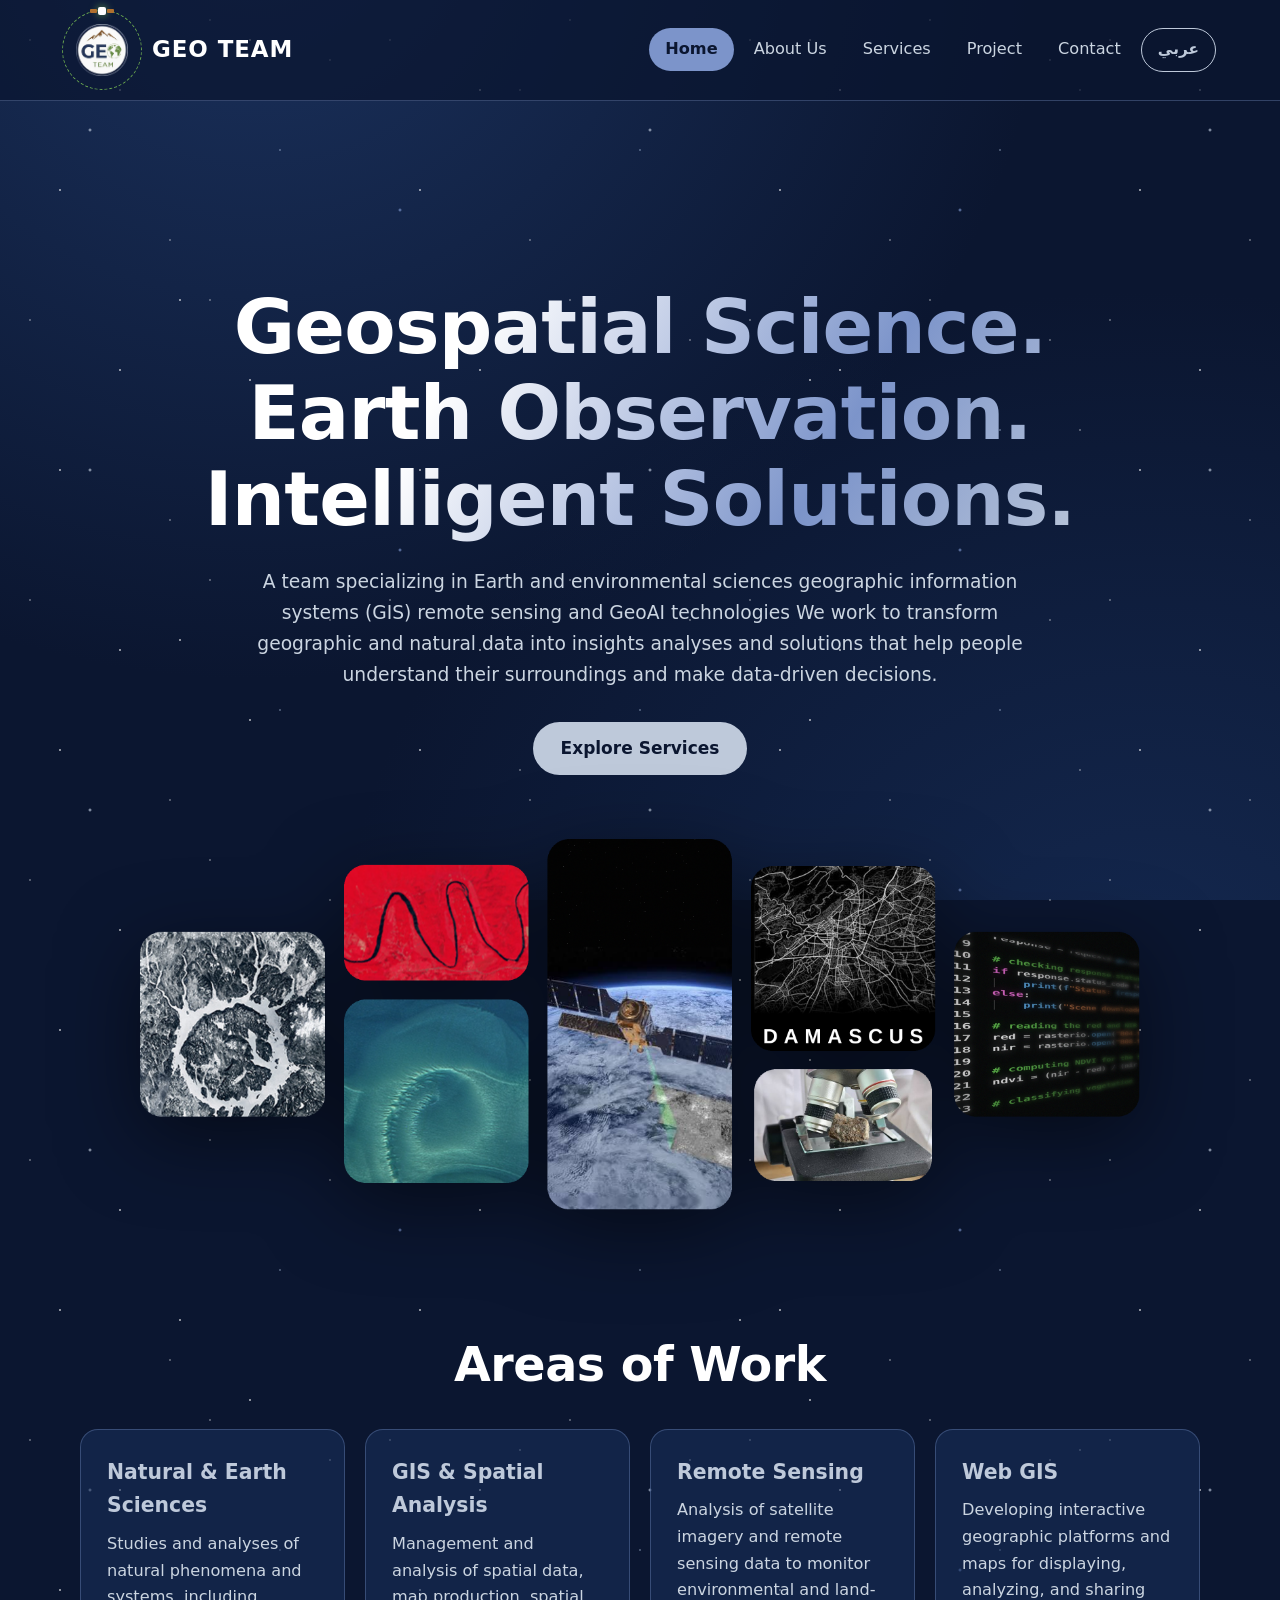
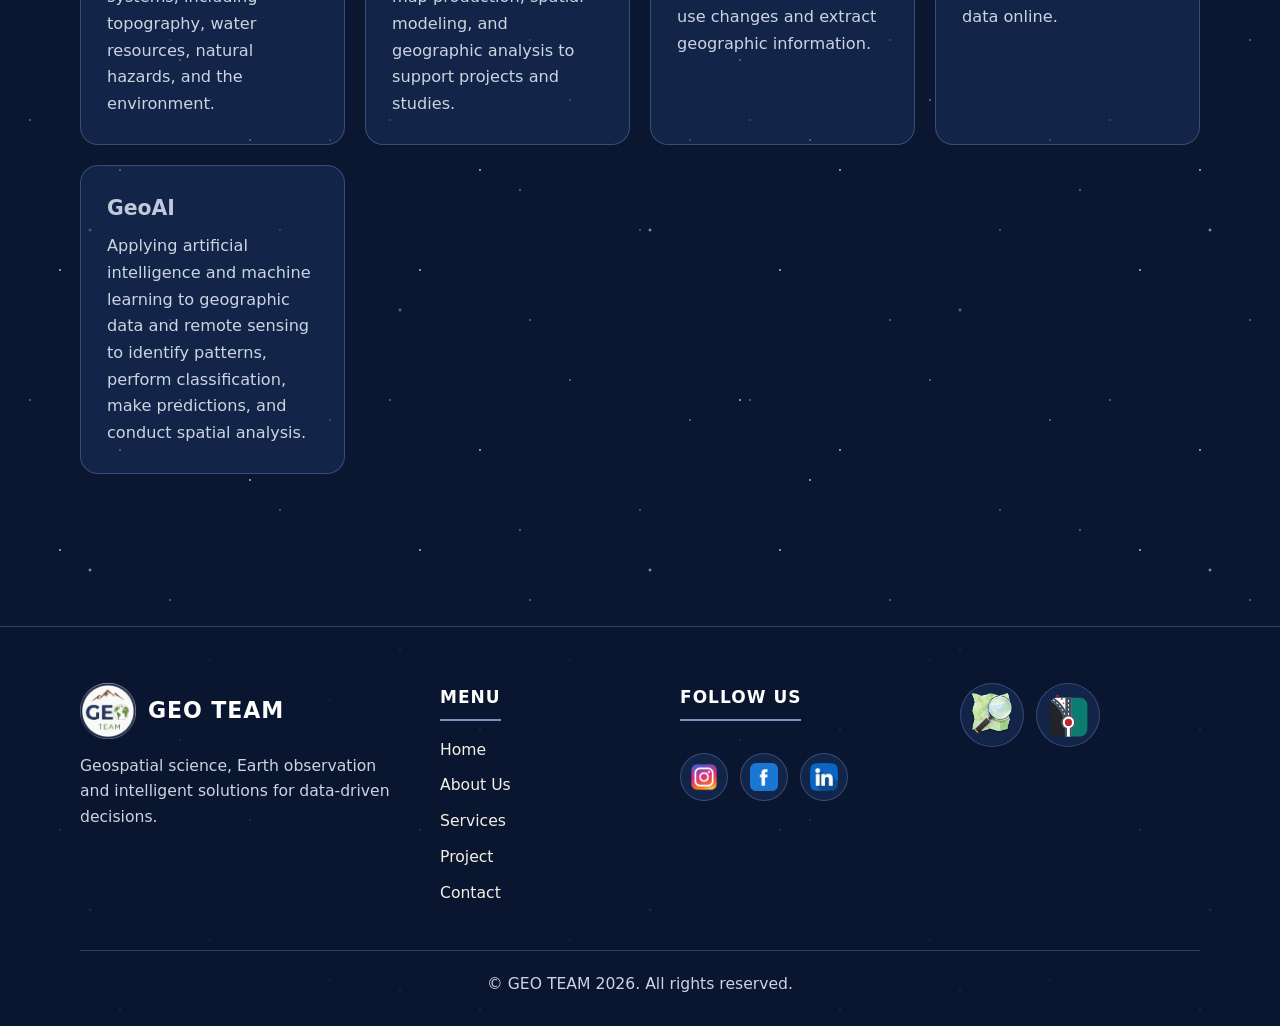
<file: index.html>
<!doctype html>
<html lang="en">
  <head>
    <meta charset="UTF-8" />
    <title>Geo Team</title>
    <link rel="icon" href="images/Layer_1.png" type="image/x-icon" />
    <link rel="preconnect" href="https://fonts.googleapis.com" />
    <link
      href="https://fonts.googleapis.com/css2?family=Cairo:wght@400;600;800&display=swap"
      rel="stylesheet"
    />
    <link rel="stylesheet" href="css/style.css" />
    <meta name="viewport" content="width=device-width, initial-scale=1.0" />
  </head>
  <body>
    <header class="site-header">
      <div>
        <a href="index.html" class="brand-logo">
          <span class="logo-orbit">
            <span class="orbit" aria-hidden="true"
              ><span class="satellite"></span
            ></span>
            <img
              id="logo"
              class="brand-logo"
              src="images/Layer_1.png"
              alt="geo team logo"
              title="geo team logo"
              width="100"
              height="100"
              loading="lazy"
            />
          </span>
          <h1 class="team-title">Geo Team</h1>
        </a>
      </div>
      <nav class="nav_menu">
        <ul>
          <li><a href="index.html" class="nav-item active">Home</a></li>
          <li><a href="about_us.html" class="nav-item">About Us</a></li>
          <li><a href="services.html" class="nav-item">Services</a></li>
          <li><a href="project.html" class="nav-item">Project</a></li>
          <li><a href="contact.html" class="nav-item">Contact</a></li>
        </ul>
      </nav>
    </header>
    <main>
      <section class="hero">
        <div>
          <h2>Geospatial Science. Earth Observation. Intelligent Solutions.</h2>
          <p>
            A team specializing in Earth and environmental sciences geographic
            information systems (GIS) remote sensing and GeoAI technologies We
            work to transform geographic and natural data into insights analyses
            and solutions that help people understand their surroundings and
            make data-driven decisions.
          </p>
          <a href="services.html">Explore Services</a>
        </div>
        <img
          class="hero-art"
          src="images/hero-geoteam-old-satellite.png"
          alt="Earth observation collage: nebula, satellite, city map and code"
          width="1475"
          height="548"
        />
      </section>
      <section>
        <h2 class="areas-title">Areas of Work</h2>
        <ul class="int_1">
          <li class="box">
            <h3>Natural & Earth Sciences</h3>
            <p>
              Studies and analyses of natural phenomena and systems, including
              topography, water resources, natural hazards, and the environment.
            </p>
          </li>
          <li class="box">
            <h3>GIS & Spatial Analysis</h3>
            <p>
              Management and analysis of spatial data, map production, spatial
              modeling, and geographic analysis to support projects and studies.
            </p>
          </li>
          <li class="box">
            <h3>Remote Sensing</h3>
            <p>
              Analysis of satellite imagery and remote sensing data to monitor
              environmental and land-use changes and extract geographic
              information.
            </p>
          </li>
          <li class="box">
            <h3>Web GIS</h3>
            <p>
              Developing interactive geographic platforms and maps for
              displaying, analyzing, and sharing data online.
            </p>
          </li>
          <li class="box">
            <h3>GeoAI</h3>
            <p>
              Applying artificial intelligence and machine learning to
              geographic data and remote sensing to identify patterns, perform
              classification, make predictions, and conduct spatial analysis.
            </p>
          </li>
        </ul>
      </section>
    </main>
<footer class="site-footer">
  <div class="footer-grid">


    <div class="footer-col footer-brand">
      <a href="index.html" class="footer-logo">
        <img src="images/Layer_1.png" alt="geo team logo" title="geo team logo" width="100" height="100" loading="lazy" />
        <span>Geo Team</span>
      </a>
      <p>Geospatial science, Earth observation and intelligent solutions for data-driven decisions.</p>
    </div>


    <nav class="footer-col menu_footer" aria-label="Footer">
      <h4>Menu</h4>
      <ul>
        <li><a href="index.html" class="item_footer">Home</a></li>
        <li><a href="about_us.html" class="item_footer">About Us</a></li>
        <li><a href="services.html" class="item_footer">Services</a></li>
        <li><a href="project.html" class="item_footer">Project</a></li>
        <li><a href="contact.html" class="item_footer">Contact</a></li>
      </ul>
    </nav>


    <div class="footer-col">
      <h4>Follow Us</h4>
      <a class="footer-mail"></a>
      <div class="footer-social">
        <a href="https://www.instagram.com/geoteam.sy/?hl=en" target="_blank" rel="noopener">
          <img src="images/instagram.png" alt="Instagram" width="28" height="28" />
        </a>
        <a href="https://www.facebook.com/share/14rkSaurqn2/?mibextid=wwXIfr" target="_blank" rel="noopener">
          <img src="images/social.png" alt="Facebook" width="28" height="28" />
        </a>
        <a href="https://www.linkedin.com/in/geo-team-3618073aa?utm_source=share_via&utm_content=profile&utm_medium=member_ios" target="_blank" rel="noopener">
          <img src="images/linkedin.png" alt="LinkedIn" width="28" height="28" />
        </a>
      </div>
    </div>

    <div class="footer-col">
      <div class="footer-partners">
        <a href="https://www.openstreetmap.org/#map=8/52.154/5.295" target="_blank" rel="noopener">
          <img src="images/Openstreetmap_logo.png" alt="OpenStreetMap" width="44" height="44" />
        </a>
        <a href="https://openstreetmap.sy/" target="_blank" rel="noopener">
          <img src="images/osm-syria-mark.svg" alt="OpenStreetMap Syria" width="44" height="44" />
        </a>
      </div>
    </div>

  </div>

  <div class="footer-bottom">
    <p>© GEO TEAM 2026. All rights reserved.</p>
  </div>
</footer>
    <script src="js/i18n.js"></script>
    <script src="js/main.js"></script>
  </body>
</html>
</file>
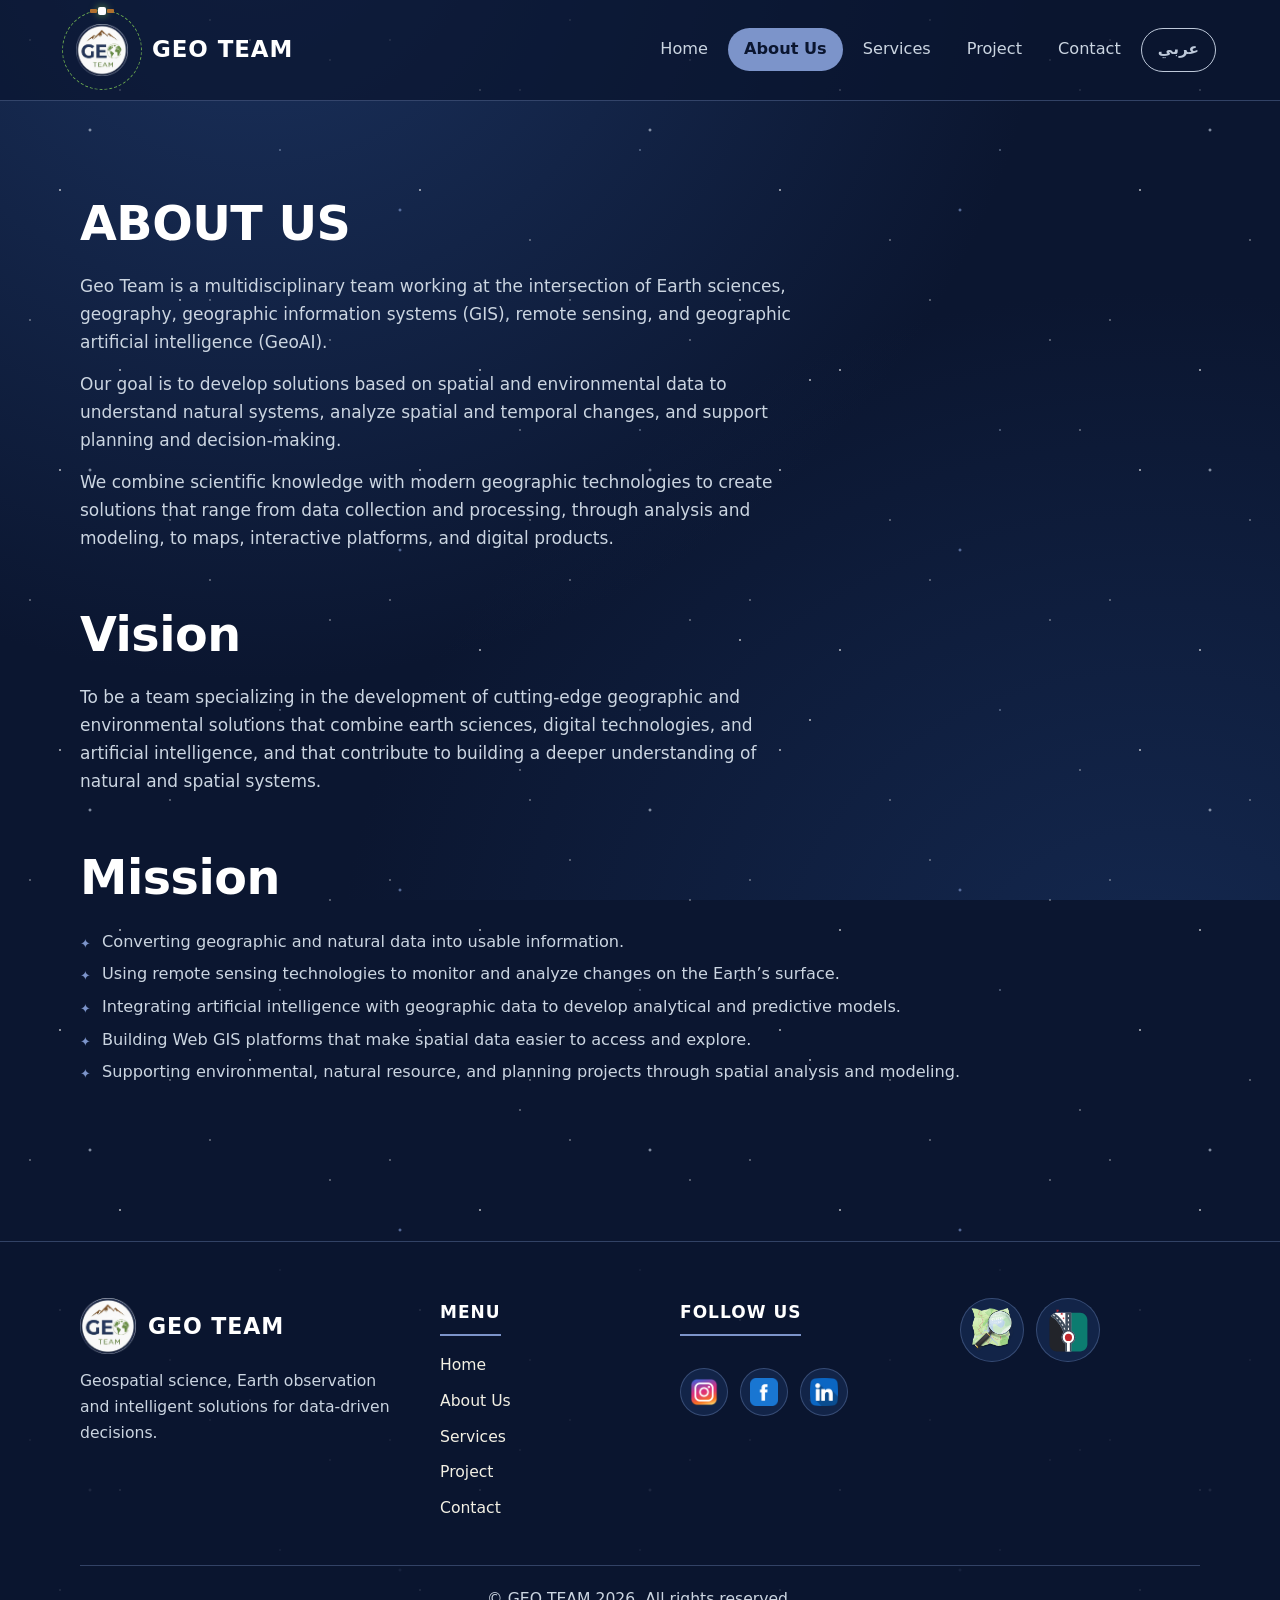
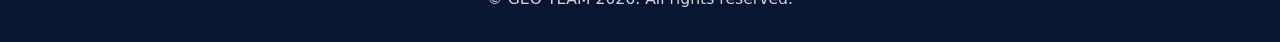
<file: about_us.html>
<!doctype html>
<html lang="en">
  <head>
    <meta charset="UTF-8" />
    <title>Geo Team</title>
    <link rel="icon" href="images/Layer_1.png" type="image/x-icon" />
    <meta name="viewport" content="width=device-width, initial-scale=1.0" />
    <link rel="preconnect" href="https://fonts.googleapis.com" />
    <link
      href="https://fonts.googleapis.com/css2?family=Cairo:wght@400;600;800&display=swap"
      rel="stylesheet"
    />
    <link rel="stylesheet" href="css/style.css" />
  </head>
  <body>
    <header class="site-header">
      <div>
        <a href="index.html" class="brand-logo">
          <span class="logo-orbit">
            <span class="orbit" aria-hidden="true"
              ><span class="satellite"></span
            ></span>
            <img
              id="logo"
              class="brand-logo"
              src="images/Layer_1.png"
              alt="geo team logo"
              title="geo team logo"
              width="100"
              height="100"
              loading="lazy"
            />
          </span>
          <h1 class="team-title">Geo Team</h1>
        </a>
      </div>
      <nav class="nav_menu">
        <ul>
          <li><a href="index.html" class="nav-item">Home</a></li>
          <li><a href="about_us.html" class="nav-item active">About Us</a></li>
          <li><a href="services.html" class="nav-item">Services</a></li>
          <li><a href="project.html" class="nav-item">Project</a></li>
          <li><a href="contact.html" class="nav-item">Contact</a></li>
        </ul>
      </nav>
    </header>
    <main>
      <section>
        <h2>ABOUT US</h2>
        <p>
          Geo Team is a multidisciplinary team working at the intersection of
          Earth sciences, geography, geographic information systems (GIS),
          remote sensing, and geographic artificial intelligence (GeoAI).
        </p>
        <p>
          Our goal is to develop solutions based on spatial and environmental
          data to understand natural systems, analyze spatial and temporal
          changes, and support planning and decision-making.
        </p>
        <p>
          We combine scientific knowledge with modern geographic technologies to
          create solutions that range from data collection and processing,
          through analysis and modeling, to maps, interactive platforms, and
          digital products.
        </p>
      </section>
      <section>
        <h2>Vision</h2>
        <p>
          To be a team specializing in the development of cutting-edge
          geographic and environmental solutions that combine earth sciences,
          digital technologies, and artificial intelligence, and that contribute
          to building a deeper understanding of natural and spatial systems.
        </p>
      </section>
      <section>
        <h2>Mission</h2>
        <ul>
          <li>
            Converting geographic and natural data into usable information.
          </li>
          <li>
            Using remote sensing technologies to monitor and analyze changes on
            the Earth’s surface.
          </li>
          <li>
            Integrating artificial intelligence with geographic data to develop
            analytical and predictive models.
          </li>
          <li>
            Building Web GIS platforms that make spatial data easier to access
            and explore.
          </li>
          <li>
            Supporting environmental, natural resource, and planning projects
            through spatial analysis and modeling.
          </li>
        </ul>
      </section>
    </main>
    <hr />
<footer class="site-footer">
  <div class="footer-grid">


    <div class="footer-col footer-brand">
      <a href="index.html" class="footer-logo">
        <img src="images/Layer_1.png" alt="geo team logo" title="geo team logo" width="100" height="100" loading="lazy" />
        <span>Geo Team</span>
      </a>
      <p>Geospatial science, Earth observation and intelligent solutions for data-driven decisions.</p>
    </div>


    <nav class="footer-col menu_footer" aria-label="Footer">
      <h4>Menu</h4>
      <ul>
        <li><a href="index.html" class="item_footer">Home</a></li>
        <li><a href="about_us.html" class="item_footer">About Us</a></li>
        <li><a href="services.html" class="item_footer">Services</a></li>
        <li><a href="project.html" class="item_footer">Project</a></li>
        <li><a href="contact.html" class="item_footer">Contact</a></li>
      </ul>
    </nav>


    <div class="footer-col">
      <h4>Follow Us</h4>
      <a class="footer-mail"></a>
      <div class="footer-social">
        <a href="https://www.instagram.com/geoteam.sy/?hl=en" target="_blank" rel="noopener">
          <img src="images/instagram.png" alt="Instagram" width="28" height="28" />
        </a>
        <a href="https://www.facebook.com/share/14rkSaurqn2/?mibextid=wwXIfr" target="_blank" rel="noopener">
          <img src="images/social.png" alt="Facebook" width="28" height="28" />
        </a>
        <a href="https://www.linkedin.com/in/geo-team-3618073aa?utm_source=share_via&utm_content=profile&utm_medium=member_ios" target="_blank" rel="noopener">
          <img src="images/linkedin.png" alt="LinkedIn" width="28" height="28" />
        </a>
      </div>
    </div>

    <div class="footer-col">
      <div class="footer-partners">
        <a href="https://www.openstreetmap.org/#map=8/52.154/5.295" target="_blank" rel="noopener">
          <img src="images/Openstreetmap_logo.png" alt="OpenStreetMap" width="44" height="44" />
        </a>
        <a href="https://openstreetmap.sy/" target="_blank" rel="noopener">
          <img src="images/osm-syria-mark.svg" alt="OpenStreetMap Syria" width="44" height="44" />
        </a>
      </div>
    </div>

  </div>

  <div class="footer-bottom">
    <p>© GEO TEAM 2026. All rights reserved.</p>
  </div>
</footer>
    <script src="js/i18n.js"></script>
    <script src="js/main.js"></script>
  </body>
</html>
</file>
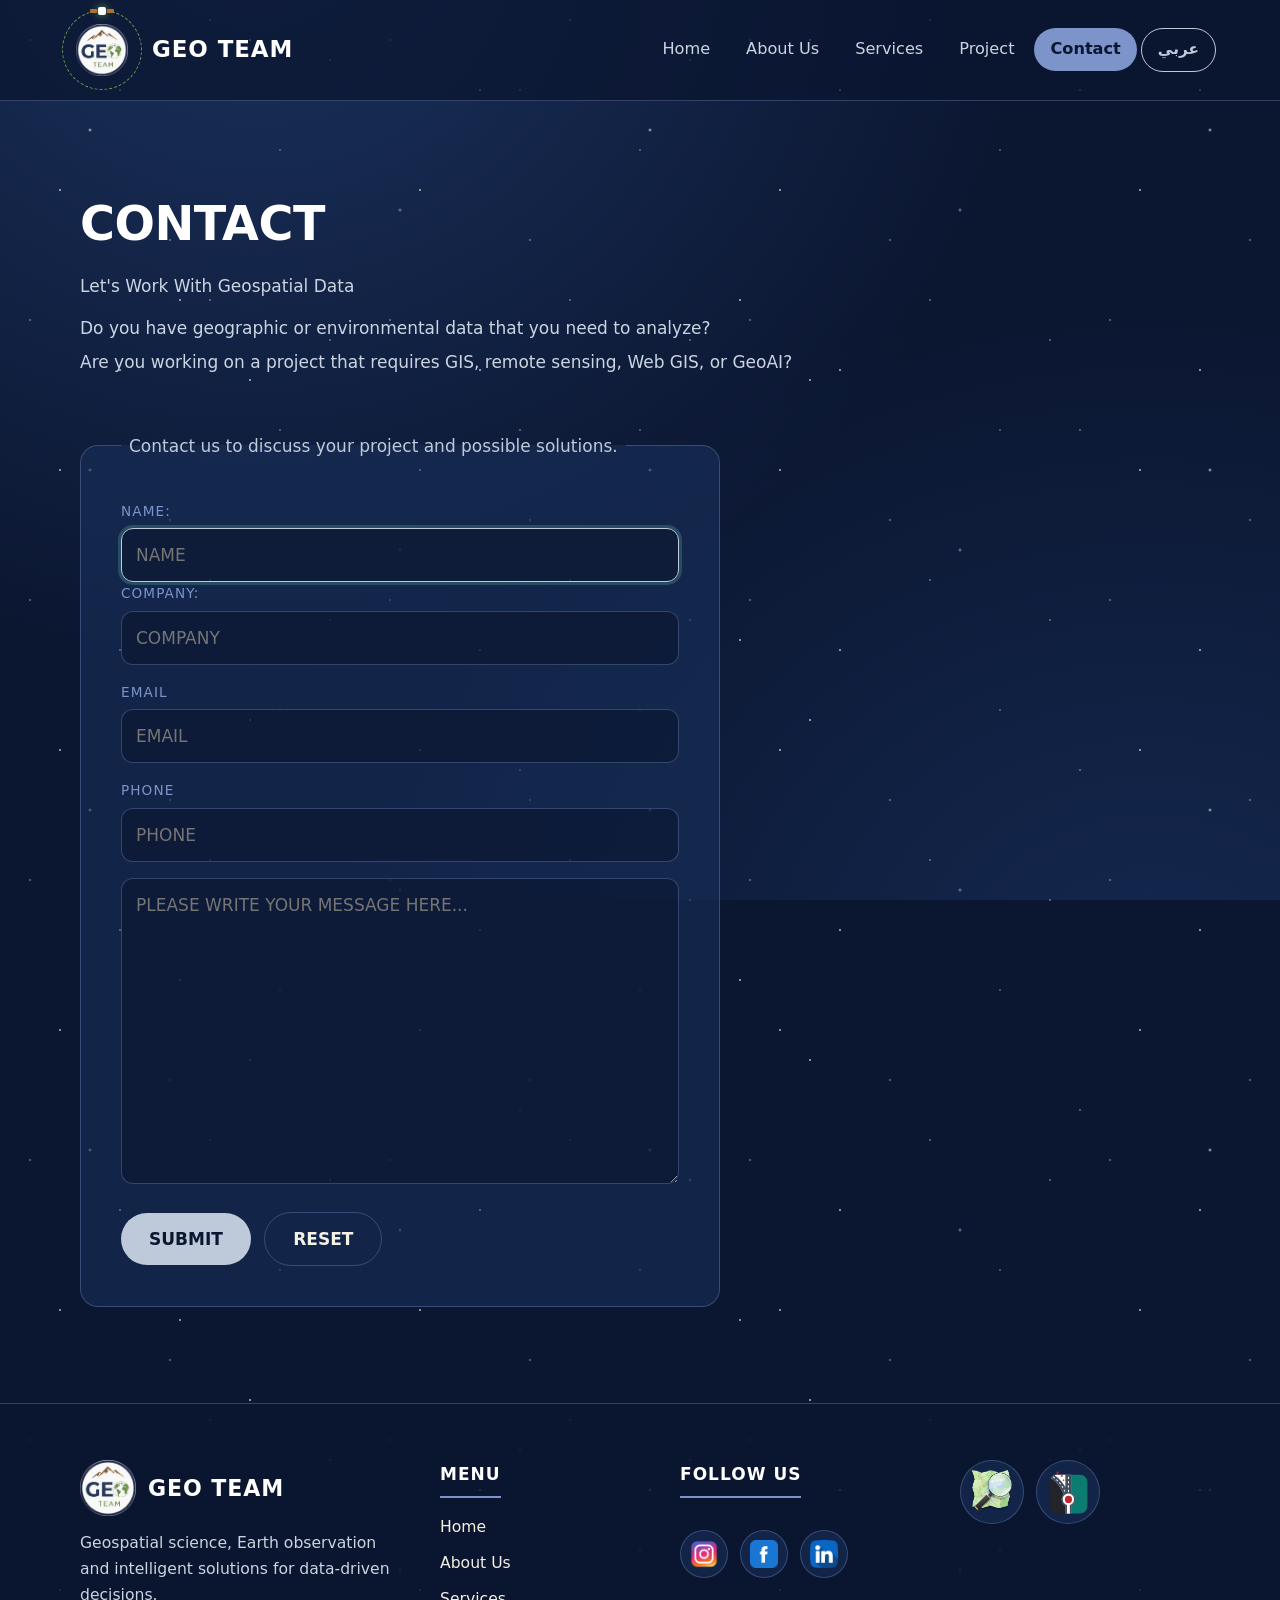
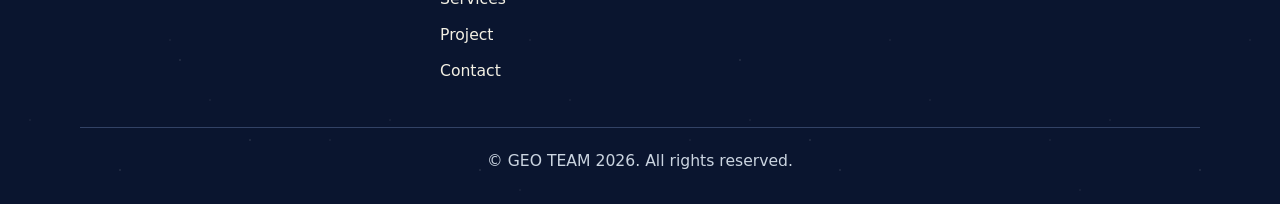
<file: contact.html>
<!doctype html>
<html lang="en">
  <head>
    <meta charset="UTF-8" />
    <title>Geo Team</title>
    <link rel="icon" href="images/Layer_1.png" type="image/x-icon" />
    <meta name="viewport" content="width=device-width, initial-scale=1.0" />
    <link rel="preconnect" href="https://fonts.googleapis.com" />
    <link
      href="https://fonts.googleapis.com/css2?family=Cairo:wght@400;600;800&display=swap"
      rel="stylesheet"
    />
    <link rel="stylesheet" href="css/style.css" />
  </head>
  <body>
    <header class="site-header">
      <div>
        <a href="index.html" class="brand-logo">
          <span class="logo-orbit">
            <span class="orbit" aria-hidden="true"
              ><span class="satellite"></span
            ></span>
            <img
              id="logo"
              class="brand-logo"
              src="images/Layer_1.png"
              alt="geo team logo"
              title="geo team logo"
              width="100"
              height="100"
              loading="lazy"
            />
          </span>
          <h1 class="team-title">Geo Team</h1>
        </a>
      </div>
      <nav class="nav_menu">
        <ul>
          <li><a href="index.html" class="nav-item">Home</a></li>
          <li><a href="about_us.html" class="nav-item">About Us</a></li>
          <li><a href="services.html" class="nav-item">Services</a></li>
          <li><a href="project.html" class="nav-item">Project</a></li>
          <li><a href="contact.html" class="nav-item active">Contact</a></li>
        </ul>
      </nav>
    </header>
    <main>
      <section>
        <h2>CONTACT</h2>
        <p>Let's Work With Geospatial Data</p>
        <dd>
          Do you have geographic or environmental data that you need to analyze?
        </dd>
        <dd>
          Are you working on a project that requires GIS, remote sensing, Web
          GIS, or GeoAI?
        </dd>
      </section>
      <article>
        <fieldset>
          <legend>
            Contact us to discuss your project and possible solutions.
          </legend>
          <form action="">
            <label for="Name">NAME:</label>
            <input
              type="text"
              name="Name"
              id="Name"
              placeholder="NAME"
              autocomplete="on"
              required
              autofocus
            />
            <p>
              <label for="company">COMPANY:</label>
              <input
                type="text"
                name="company"
                id="company"
                placeholder="COMPANY"
                autocomplete="on"
                required
                autofocus
              />
            </p>

            <p>
              <label for="Email">EMAIL</label>
              <input
                type="email"
                name="Email"
                id="Email"
                placeholder="EMAIL"
                autocomplete="on"
                required
                autofocus
              />
            </p>

            <p>
              <label for="Phone">PHONE</label>
              <input
                type="tel"
                name="Phone"
                id="Phone"
                placeholder="PHONE"
                autocomplete="on"
                required
                autofocus
                pattern="[0-9]{10}"
              />
            </p>
            <textarea
              name="our_services"
              id="our_services"
              cols="20"
              rows="10"
              placeholder="PLEASE WRITE YOUR MESSAGE HERE..."
            ></textarea>
            <button type="submit">SUBMIT</button>
            <button type="reset">RESET</button>
          </form>
        </fieldset>
      </article>
    </main>
    <hr />
<footer class="site-footer">
  <div class="footer-grid">


    <div class="footer-col footer-brand">
      <a href="index.html" class="footer-logo">
        <img src="images/Layer_1.png" alt="geo team logo" title="geo team logo" width="100" height="100" loading="lazy" />
        <span>Geo Team</span>
      </a>
      <p>Geospatial science, Earth observation and intelligent solutions for data-driven decisions.</p>
    </div>


    <nav class="footer-col menu_footer" aria-label="Footer">
      <h4>Menu</h4>
      <ul>
        <li><a href="index.html" class="item_footer">Home</a></li>
        <li><a href="about_us.html" class="item_footer">About Us</a></li>
        <li><a href="services.html" class="item_footer">Services</a></li>
        <li><a href="project.html" class="item_footer">Project</a></li>
        <li><a href="contact.html" class="item_footer">Contact</a></li>
      </ul>
    </nav>

    <div class="footer-col">
      <h4>Follow Us</h4>
      <a class="footer-mail"></a>
      <div class="footer-social">
        <a href="https://www.instagram.com/geoteam.sy/?hl=en" target="_blank" rel="noopener">
          <img src="images/instagram.png" alt="Instagram" width="28" height="28" />
        </a>
        <a href="https://www.facebook.com/share/14rkSaurqn2/?mibextid=wwXIfr" target="_blank" rel="noopener">
          <img src="images/social.png" alt="Facebook" width="28" height="28" />
        </a>
        <a href="https://www.linkedin.com/in/geo-team-3618073aa?utm_source=share_via&utm_content=profile&utm_medium=member_ios" target="_blank" rel="noopener">
          <img src="images/linkedin.png" alt="LinkedIn" width="28" height="28" />
        </a>
      </div>
    </div>

    <div class="footer-col">
      <div class="footer-partners">
        <a href="https://www.openstreetmap.org/#map=8/52.154/5.295" target="_blank" rel="noopener">
          <img src="images/Openstreetmap_logo.png" alt="OpenStreetMap" width="44" height="44" />
        </a>
        <a href="https://openstreetmap.sy/" target="_blank" rel="noopener">
          <img src="images/osm-syria-mark.svg" alt="OpenStreetMap Syria" width="44" height="44" />
        </a>
      </div>
    </div>

  </div>

  <div class="footer-bottom">
    <p>© GEO TEAM 2026. All rights reserved.</p>
  </div>
</footer>
    <script src="js/i18n.js"></script>
    <script src="js/main.js"></script>
  </body>
</html>
</file>
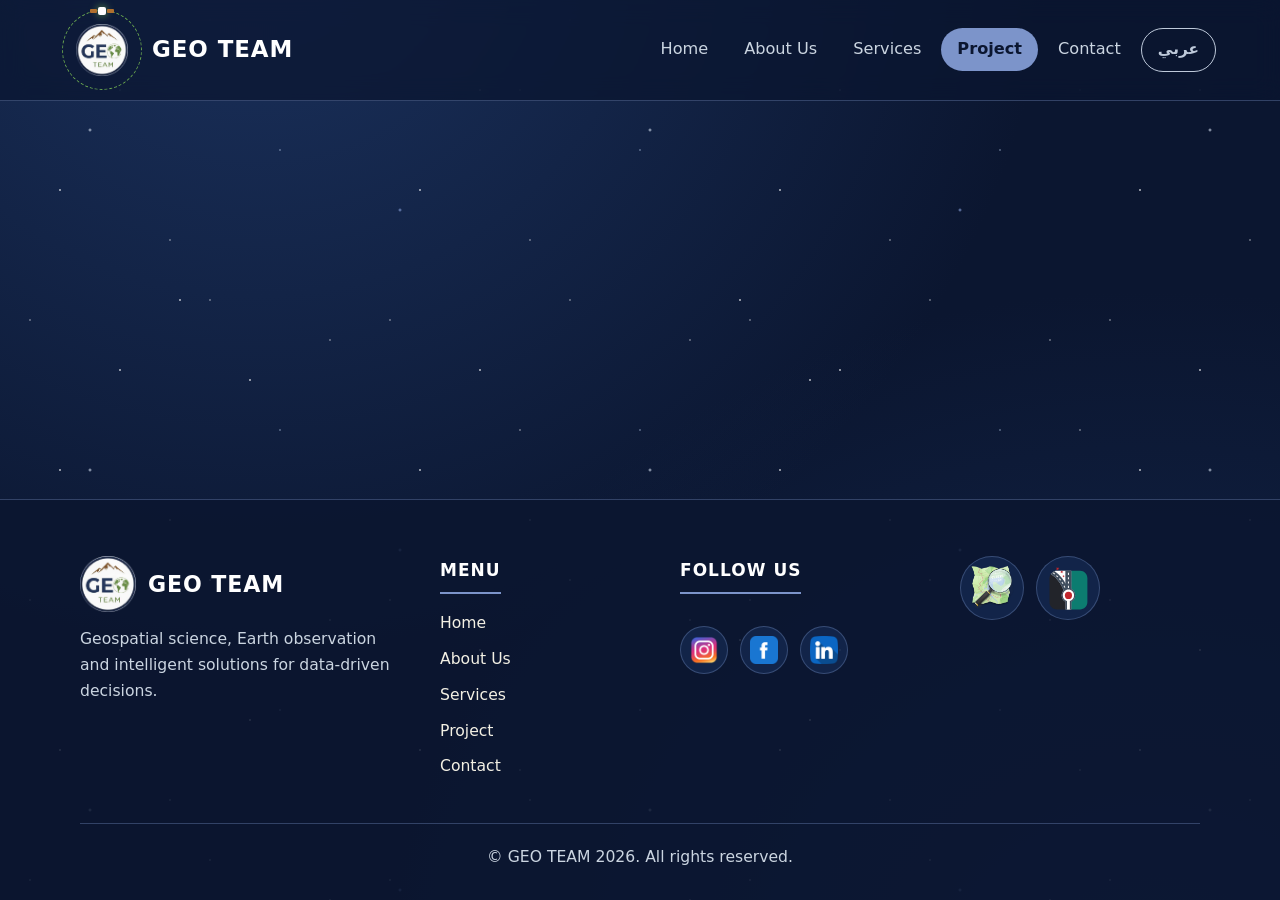
<file: project.html>
<!doctype html>
<html lang="en">
  <head>
    <meta charset="UTF-8" />
    <title>Geo Team</title>
    <link rel="icon" href="images/Layer_1.png" type="image/x-icon" />
    <meta name="viewport" content="width=device-width, initial-scale=1.0" />
    <link rel="preconnect" href="https://fonts.googleapis.com" />
    <link
      href="https://fonts.googleapis.com/css2?family=Cairo:wght@400;600;800&display=swap"
      rel="stylesheet"
    />
    <link rel="stylesheet" href="css/style.css" />
  </head>
  <body>
    <header class="site-header">
      <div>
        <a href="index.html" class="brand-logo">
          <span class="logo-orbit">
            <span class="orbit" aria-hidden="true"
              ><span class="satellite"></span
            ></span>
            <img
              id="logo"
              class="brand-logo"
              src="images/Layer_1.png"
              alt="geo team logo"
              title="geo team logo"
              width="100"
              height="100"
              loading="lazy"
            />
          </span>
          <h1 class="team-title">Geo Team</h1>
        </a>
      </div>
      <nav class="nav_menu">
        <ul>
          <li><a href="index.html" class="nav-item">Home</a></li>
          <li><a href="about_us.html" class="nav-item">About Us</a></li>
          <li><a href="services.html" class="nav-item">Services</a></li>
          <li><a href="project.html" class="nav-item active">Project</a></li>
          <li><a href="contact.html" class="nav-item">Contact</a></li>
        </ul>
      </nav>
    </header>
    <main>
      <section>
        <h2></h2>
      </section>
    </main>
    <hr />
<footer class="site-footer">
  <div class="footer-grid">

    <!-- Brand -->
    <div class="footer-col footer-brand">
      <a href="index.html" class="footer-logo">
        <img src="images/Layer_1.png" alt="geo team logo" title="geo team logo" width="100" height="100" loading="lazy" />
        <span>Geo Team</span>
      </a>
      <p>Geospatial science, Earth observation and intelligent solutions for data-driven decisions.</p>
    </div>

    <!-- Quick links -->
    <nav class="footer-col menu_footer" aria-label="Footer">
      <h4>Menu</h4>
      <ul>
        <li><a href="index.html" class="item_footer">Home</a></li>
        <li><a href="about_us.html" class="item_footer">About Us</a></li>
        <li><a href="services.html" class="item_footer">Services</a></li>
        <li><a href="project.html" class="item_footer">Project</a></li>
        <li><a href="contact.html" class="item_footer">Contact</a></li>
      </ul>
    </nav>

    <!-- Social -->
    <div class="footer-col">
      <h4>Follow Us</h4>
      <a class="footer-mail"></a>
      <div class="footer-social">
        <a href="https://www.instagram.com/geoteam.sy/?hl=en" target="_blank" rel="noopener">
          <img src="images/instagram.png" alt="Instagram" width="28" height="28" />
        </a>
        <a href="https://www.facebook.com/share/14rkSaurqn2/?mibextid=wwXIfr" target="_blank" rel="noopener">
          <img src="images/social.png" alt="Facebook" width="28" height="28" />
        </a>
        <a href="https://www.linkedin.com/in/geo-team-3618073aa?utm_source=share_via&utm_content=profile&utm_medium=member_ios" target="_blank" rel="noopener">
          <img src="images/linkedin.png" alt="LinkedIn" width="28" height="28" />
        </a>
      </div>
    </div>

    <div class="footer-col">
      <div class="footer-partners">
        <a href="https://www.openstreetmap.org/#map=8/52.154/5.295" target="_blank" rel="noopener">
          <img src="images/Openstreetmap_logo.png" alt="OpenStreetMap" width="44" height="44" />
        </a>
        <a href="https://openstreetmap.sy/" target="_blank" rel="noopener">
          <img src="images/osm-syria-mark.svg" alt="OpenStreetMap Syria" width="44" height="44" />
        </a>
      </div>
    </div>

  </div>

  <div class="footer-bottom">
    <p>© GEO TEAM 2026. All rights reserved.</p>
  </div>
</footer>
    <script src="js/i18n.js"></script>
    <script src="js/main.js"></script>
  </body>
</html>
</file>
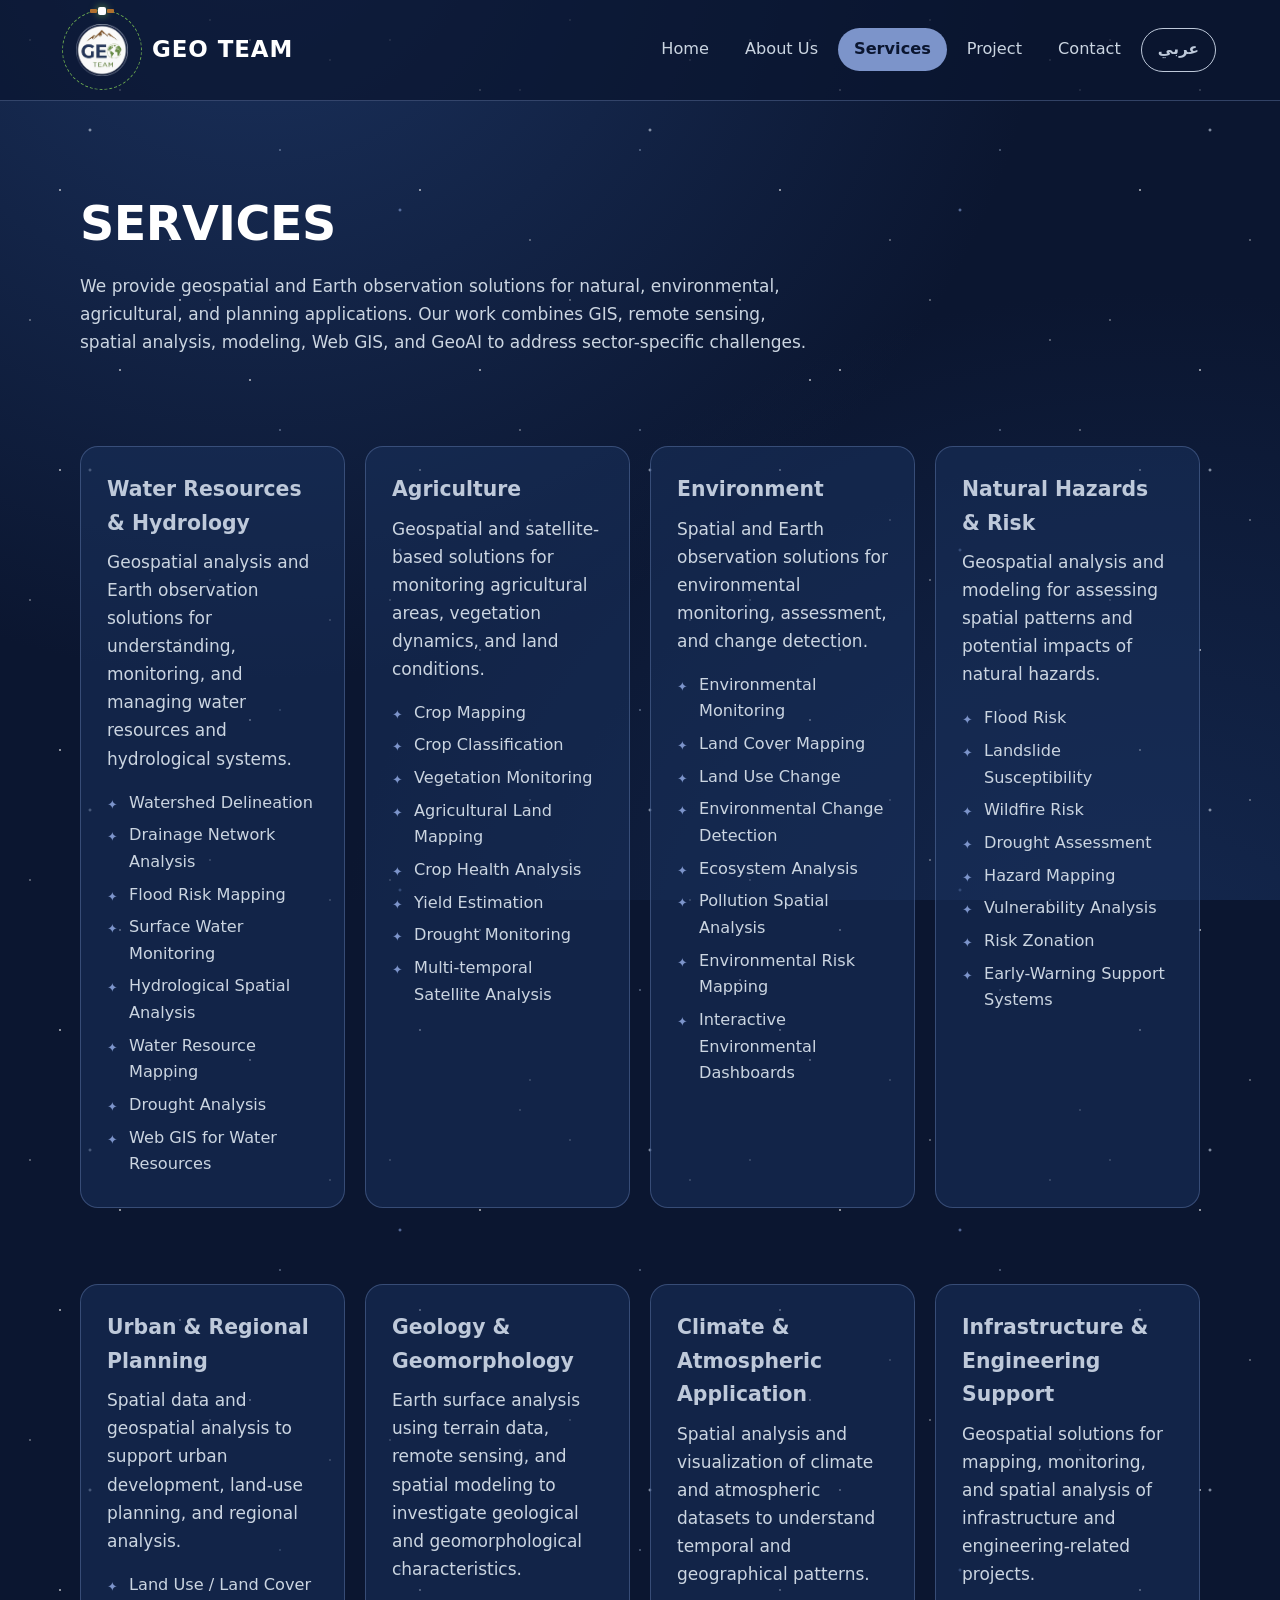
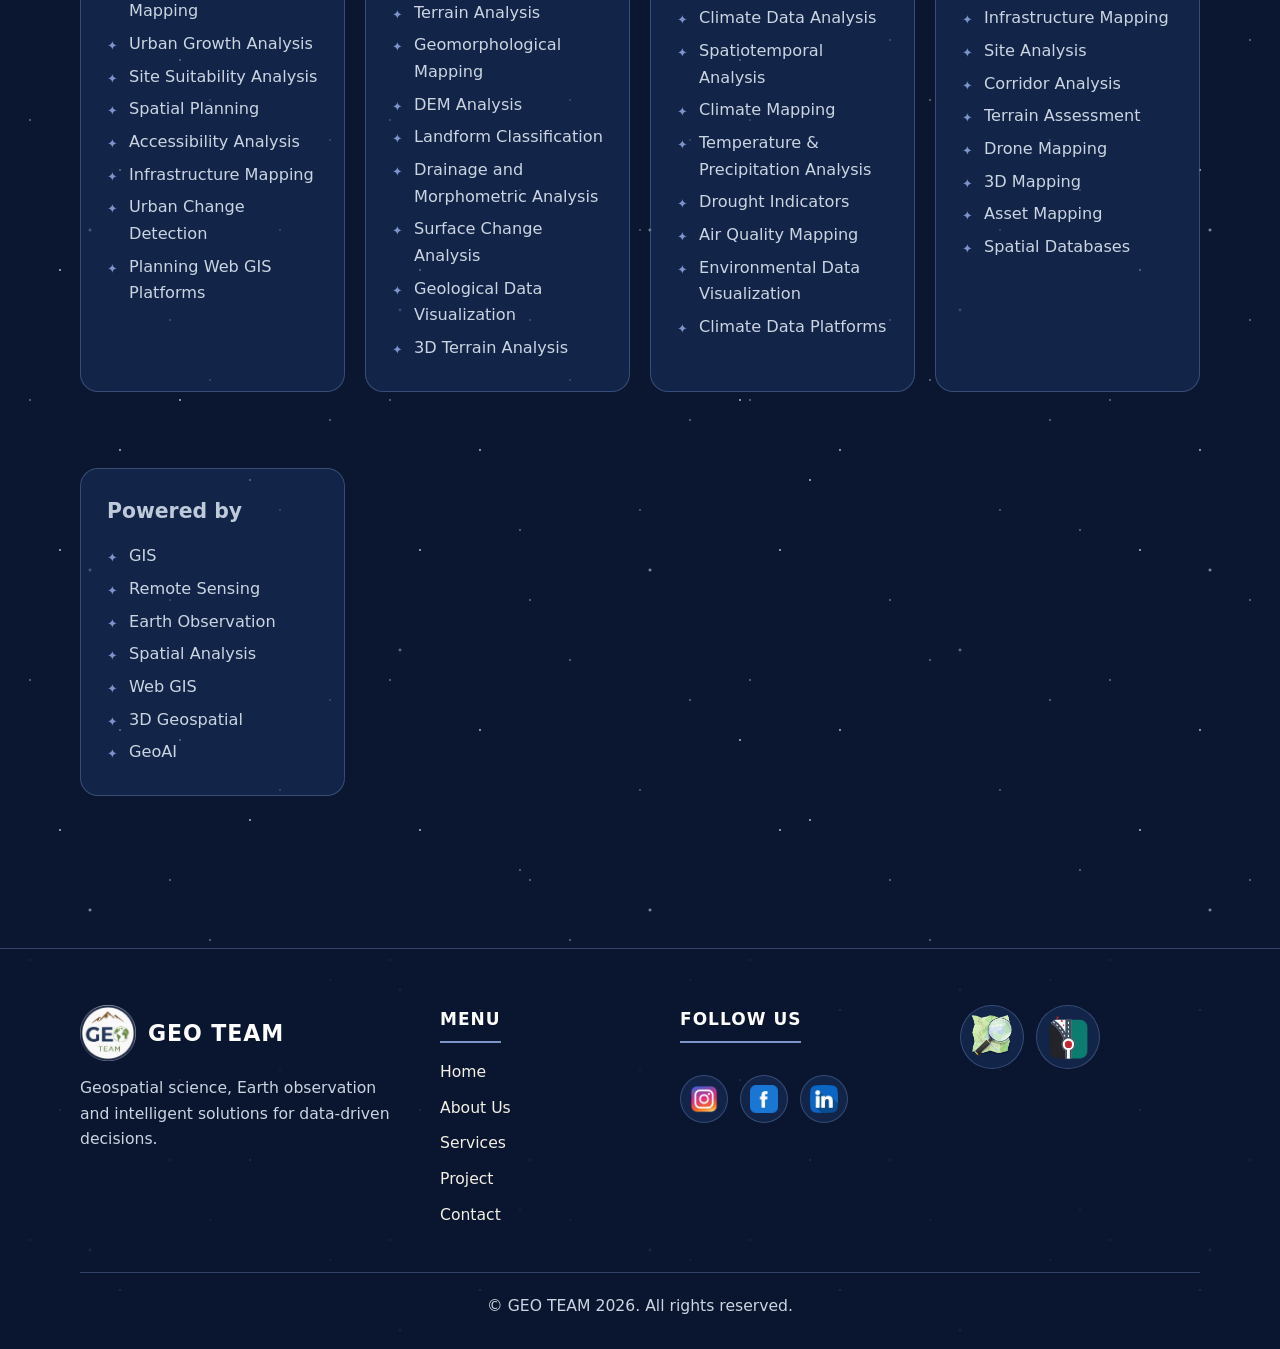
<file: services.html>
<!doctype html>
<html lang="en">
  <head>
    <meta charset="UTF-8" />
    <title>Geo Team</title>
    <link rel="icon" href="images/Layer_1.png" type="image/x-icon" />
    <meta name="viewport" content="width=device-width, initial-scale=1.0" />
    <link rel="preconnect" href="https://fonts.googleapis.com" />
    <link
      href="https://fonts.googleapis.com/css2?family=Cairo:wght@400;600;800&display=swap"
      rel="stylesheet"
    />
    <link rel="stylesheet" href="css/style.css" />
  </head>
  <body>
    <header class="site-header">
      <div>
        <a href="index.html" class="brand-logo">
          <span class="logo-orbit">
            <span class="orbit" aria-hidden="true"
              ><span class="satellite"></span
            ></span>
            <img
              id="logo"
              class="brand-logo"
              src="images/Layer_1.png"
              alt="geo team logo"
              title="geo team logo"
              width="100"
              height="100"
              loading="lazy"
            />
          </span>
          <h1 class="team-title">Geo Team</h1>
        </a>
      </div>
      <nav class="nav_menu">
        <ul>
          <li><a href="index.html" class="nav-item">Home</a></li>
          <li><a href="about_us.html" class="nav-item">About Us</a></li>
          <li><a href="services.html" class="nav-item active">Services</a></li>
          <li><a href="project.html" class="nav-item">Project</a></li>
          <li><a href="contact.html" class="nav-item">Contact</a></li>
        </ul>
      </nav>
    </header>
    <main class="grid">
      <section>
        <h2>SERVICES</h2>
        <p>
          We provide geospatial and Earth observation solutions for natural,
          environmental, agricultural, and planning applications. Our work
          combines GIS, remote sensing, spatial analysis, modeling, Web GIS, and
          GeoAI to address sector-specific challenges.
        </p>
      </section>
      <section>
        <h3>Water Resources & Hydrology</h3>
        <p>
          Geospatial analysis and Earth observation solutions for understanding,
          monitoring, and managing water resources and hydrological systems.
        </p>
        <ul>
          <li>Watershed Delineation</li>
          <li>Drainage Network Analysis</li>
          <li>Flood Risk Mapping</li>
          <li>Surface Water Monitoring</li>
          <li>Hydrological Spatial Analysis</li>
          <li>Water Resource Mapping</li>
          <li>Drought Analysis</li>
          <li>Web GIS for Water Resources</li>
        </ul>
      </section>
      <section>
        <h3>Agriculture</h3>
        <p>
          Geospatial and satellite-based solutions for monitoring agricultural
          areas, vegetation dynamics, and land conditions.
        </p>
        <ul>
          <li>Crop Mapping</li>
          <li>Crop Classification</li>
          <li>Vegetation Monitoring</li>
          <li>Agricultural Land Mapping</li>
          <li>Crop Health Analysis</li>
          <li>Yield Estimation</li>
          <li>Drought Monitoring</li>
          <li>Multi-temporal Satellite Analysis</li>
        </ul>
      </section>
      <section>
        <h3>Environment</h3>
        <p>
          Spatial and Earth observation solutions for environmental monitoring,
          assessment, and change detection.
        </p>
        <ul>
          <li>Environmental Monitoring</li>
          <li>Land Cover Mapping</li>
          <li>Land Use Change</li>
          <li>Environmental Change Detection</li>
          <li>Ecosystem Analysis</li>
          <li>Pollution Spatial Analysis</li>
          <li>Environmental Risk Mapping</li>
          <li>Interactive Environmental Dashboards</li>
        </ul>
      </section>
      <section>
        <h3>Natural Hazards & Risk</h3>
        <p>
          Geospatial analysis and modeling for assessing spatial patterns and
          potential impacts of natural hazards.
        </p>
        <ul>
          <li>Flood Risk</li>
          <li>Landslide Susceptibility</li>
          <li>Wildfire Risk</li>
          <li>Drought Assessment</li>
          <li>Hazard Mapping</li>
          <li>Vulnerability Analysis</li>
          <li>Risk Zonation</li>
          <li>Early-Warning Support Systems</li>
        </ul>
      </section>
      <section>
        <h3>Urban & Regional Planning</h3>
        <p>
          Spatial data and geospatial analysis to support urban development,
          land-use planning, and regional analysis.
        </p>
        <ul>
          <li>Land Use / Land Cover Mapping</li>
          <li>Urban Growth Analysis</li>
          <li>Site Suitability Analysis</li>
          <li>Spatial Planning</li>
          <li>Accessibility Analysis</li>
          <li>Infrastructure Mapping</li>
          <li>Urban Change Detection</li>
          <li>Planning Web GIS Platforms</li>
        </ul>
      </section>
      <section>
        <h3>Geology & Geomorphology</h3>
        <p>
          Earth surface analysis using terrain data, remote sensing, and spatial
          modeling to investigate geological and geomorphological
          characteristics.
        </p>
        <ul>
          <li>Terrain Analysis</li>
          <li>Geomorphological Mapping</li>
          <li>DEM Analysis</li>
          <li>Landform Classification</li>
          <li>Drainage and Morphometric Analysis</li>
          <li>Surface Change Analysis</li>
          <li>Geological Data Visualization</li>
          <li>3D Terrain Analysis</li>
        </ul>
      </section>
      <section>
        <h3>Climate & Atmospheric Application</h3>
        <p>
          Spatial analysis and visualization of climate and atmospheric datasets
          to understand temporal and geographical patterns.
        </p>
        <ul>
          <li>Climate Data Analysis</li>
          <li>Spatiotemporal Analysis</li>
          <li>Climate Mapping</li>
          <li>Temperature & Precipitation Analysis</li>
          <li>Drought Indicators</li>
          <li>Air Quality Mapping</li>
          <li>Environmental Data Visualization</li>
          <li>Climate Data Platforms</li>
        </ul>
      </section>
      <section>
        <h3>Infrastructure & Engineering Support</h3>
        <p>
          Geospatial solutions for mapping, monitoring, and spatial analysis of
          infrastructure and engineering-related projects.
        </p>
        <ul>
          <li>Infrastructure Mapping</li>
          <li>Site Analysis</li>
          <li>Corridor Analysis</li>
          <li>Terrain Assessment</li>
          <li>Drone Mapping</li>
          <li>3D Mapping</li>
          <li>Asset Mapping</li>
          <li>Spatial Databases</li>
        </ul>
      </section>
      <section>
        <h3>Powered by</h3>
        <ul>
          <li>GIS</li>
          <li>Remote Sensing</li>
          <li>Earth Observation</li>
          <li>Spatial Analysis</li>
          <li>Web GIS</li>
          <li>3D Geospatial</li>
          <li>GeoAI</li>
        </ul>
      </section>
    </main>
    <hr />
<footer class="site-footer">
  <div class="footer-grid">

    <!-- Brand -->
    <div class="footer-col footer-brand">
      <a href="index.html" class="footer-logo">
        <img src="images/Layer_1.png" alt="geo team logo" title="geo team logo" width="100" height="100" loading="lazy" />
        <span>Geo Team</span>
      </a>
      <p>Geospatial science, Earth observation and intelligent solutions for data-driven decisions.</p>
    </div>

    <!-- Quick links -->
    <nav class="footer-col menu_footer" aria-label="Footer">
      <h4>Menu</h4>
      <ul>
        <li><a href="index.html" class="item_footer">Home</a></li>
        <li><a href="about_us.html" class="item_footer">About Us</a></li>
        <li><a href="services.html" class="item_footer">Services</a></li>
        <li><a href="project.html" class="item_footer">Project</a></li>
        <li><a href="contact.html" class="item_footer">Contact</a></li>
      </ul>
    </nav>

    <!-- Social -->
    <div class="footer-col">
      <h4>Follow Us</h4>
      <a class="footer-mail"></a>
      <div class="footer-social">
        <a href="https://www.instagram.com/geoteam.sy/?hl=en" target="_blank" rel="noopener">
          <img src="images/instagram.png" alt="Instagram" width="28" height="28" />
        </a>
        <a href="https://www.facebook.com/share/14rkSaurqn2/?mibextid=wwXIfr" target="_blank" rel="noopener">
          <img src="images/social.png" alt="Facebook" width="28" height="28" />
        </a>
        <a href="https://www.linkedin.com/in/geo-team-3618073aa?utm_source=share_via&utm_content=profile&utm_medium=member_ios" target="_blank" rel="noopener">
          <img src="images/linkedin.png" alt="LinkedIn" width="28" height="28" />
        </a>
      </div>
    </div>

    <div class="footer-col">
      <div class="footer-partners">
        <a href="https://www.openstreetmap.org/#map=8/52.154/5.295" target="_blank" rel="noopener">
          <img src="images/Openstreetmap_logo.png" alt="OpenStreetMap" width="44" height="44" />
        </a>
        <a href="https://openstreetmap.sy/" target="_blank" rel="noopener">
          <img src="images/osm-syria-mark.svg" alt="OpenStreetMap Syria" width="44" height="44" />
        </a>
      </div>
    </div>

  </div>

  <div class="footer-bottom">
    <p>© GEO TEAM 2026. All rights reserved.</p>
  </div>
</footer>
    <script src="js/i18n.js"></script>
    <script src="js/main.js"></script>
  </body>
</html>
</file>
<file: css/style.css>
/* GEO TEAM — space / geospatial theme
   Palette (kept from original): navy #1B325E, blue #7c94ca, aqua aquamarine, cream #f3f0e4, black */

:root {
  --navy: #1b325e;
  --deep: #0b1630;
  --blue: #7c94ca;
  --aqua: #BEC9DA; 
  --cream: #f3f0e4;
  --muted: #cbd5e1;
  --card: rgba(27, 50, 94, 0.55);
  --line: rgba(124, 148, 202, 0.35);
  --radius: 18px;
  --logo-green: #6aa84f; /* globe / TEAM text in the logo */
  --logo-brown: #b0702f; /* mountain in the logo */
}

* {
  margin: 0;
  padding: 0;
  box-sizing: border-box;
}

html {
  scroll-behavior: smooth;
  font-size: 17px;
}

body {
  min-height: 100vh;
  display: flex;
  flex-direction: column;
  font-family:
    "Inter",
    system-ui,
    -apple-system,
    "Segoe UI",
    Roboto,
    sans-serif;
  line-height: 1.65;
  color: var(--cream);
  background:
    radial-gradient(ellipse at 20% -10%, var(--navy) 0%, transparent 55%),
    radial-gradient(ellipse at 90% 110%, #14284f 0%, transparent 50%),
    var(--deep);
  background-attachment: fixed;
  position: relative;
}

/* ---------- Starfield (sparkling stars) ---------- */
body::before,
body::after {
  content: "";
  position: fixed;
  inset: 0;
  pointer-events: none;
  z-index: 0;
  background-repeat: repeat;
}

body::before {
  background-image:
    radial-gradient(1px 1px at 30px 40px, #fff, transparent),
    radial-gradient(1.5px 1.5px at 120px 90px, #fff, transparent),
    radial-gradient(1px 1px at 210px 20px, #fff, transparent),
    radial-gradient(1px 1px at 280px 150px, #cfe3ff, transparent),
    radial-gradient(1.5px 1.5px at 60px 190px, #fff, transparent),
    radial-gradient(1px 1px at 330px 60px, #fff, transparent),
    radial-gradient(1px 1px at 170px 240px, #fff, transparent);
  background-size: 360px 280px;
  animation: twinkle 4s ease-in-out infinite alternate;
}

body::after {
  background-image:
    radial-gradient(2px 2px at 90px 130px, var(--aqua), transparent),
    radial-gradient(1.5px 1.5px at 250px 40px, #fff, transparent),
    radial-gradient(2px 2px at 400px 210px, var(--blue), transparent),
    radial-gradient(1px 1px at 520px 90px, #fff, transparent),
    radial-gradient(1.5px 1.5px at 180px 300px, #fff, transparent);
  background-size: 560px 340px;
  animation: twinkle 2.6s ease-in-out 0.8s infinite alternate-reverse;
}

@keyframes twinkle {
  0% {
    opacity: 0.15;
  }
  100% {
    opacity: 1;
  }
}

header,
main,
footer {
  position: relative;
  z-index: 1;
}

/* ---------- Header ---------- */
.site-header {
  position: sticky;
  top: 0;
  z-index: 10;
  display: flex;
  justify-content: space-between;
  align-items: center;
  flex-wrap: wrap;
  gap: 12px;
  padding: 12px clamp(16px, 5vw, 64px);
  background: rgba(11, 22, 48, 0.72);
  backdrop-filter: blur(12px);
  -webkit-backdrop-filter: blur(12px);
  border-bottom: 1px solid var(--line);
}

.brand-logo {
  display: flex;
  align-items: center;
  gap: 12px;
  text-decoration: none;
}

#logo {
  width: 52px;
  height: 52px;
  object-fit: contain;
}

/* ---------- Logo orbit (satellite) ---------- */
.logo-orbit {
  position: relative;
  perspective: 300px;
  display: inline-flex;
  margin: 12px;
}

.orbit {
  position: absolute;
  inset: -14px;
  z-index: 2;
  border: 1px dashed var(--logo-green);
  border-radius: 50%;
  pointer-events: none;
  animation: orbit-tilt 7s linear infinite;
}

/* orbit plane tilted 60 degrees, satellite travels along the tilted ring */
@keyframes orbit-tilt {
  from {
    transform: rotate3d(1, -0.4, 0, 60deg) rotateZ(0deg);
  }
  to {
    transform: rotate3d(1, -0.4, 0, 60deg) rotateZ(360deg);
  }
}

.satellite {
  position: absolute;
  top: 0;
  left: 50%;
  width: 8px;
  height: 8px;
  margin: -4px 0 0 -4px;
  background: #fff;
  border-radius: 2px;
  box-shadow: 0 0 8px var(--logo-green);
  animation: spin-slow 7s linear infinite reverse; /* keeps it upright while orbiting */
}

.satellite::before,
.satellite::after {
  content: "";
  position: absolute;
  top: 2px;
  width: 7px;
  height: 4px;
  background: var(--logo-brown);
  border-radius: 1px;
}

.satellite::before {
  right: 100%;
  margin-right: 1px;
}
.satellite::after {
  left: 100%;
  margin-left: 1px;
}

.team-title {
  color: #fff;
  font-size: 1.35rem;
  font-weight: 700;
  letter-spacing: 0.04em;
  text-transform: uppercase;
}

.nav_menu ul {
  display: flex;
  flex-wrap: wrap;
  list-style: none;
  gap: 4px;
}

.nav-item {
  display: block;
  color: var(--muted);
  text-decoration: none;
  font-size: 0.95rem;
  padding: 8px 16px;
  border-radius: 999px;
  transition:
    color 0.2s,
    background-color 0.2s;
}

.nav-item:hover {
  color: #fff;
  background: rgba(124, 148, 202, 0.25);
}

.nav-item.active {
  color: var(--deep);
  background: var(--blue);
  font-weight: 600;
}

/* ---------- Language toggle & RTL ---------- */
.lang-toggle {
  padding: 8px 16px;
  font-size: 0.9rem;
  color: var(--aqua);
  background: transparent;
  border: 1px solid var(--aqua);
}

.lang-toggle:hover {
  background: rgba(127, 255, 212, 0.12);
  box-shadow: none;
}

html[lang="ar"] body {
  font-family: "Cairo", "Inter", system-ui, sans-serif;
  line-height: 1.8;
}

html[lang="ar"] h2,
html[lang="ar"] .team-title {
  letter-spacing: 0;
}

/* ---------- Layout ---------- */
main {
  flex: 1;
  width: min(1120px, 100% - 32px);
  margin: 0 auto;
  padding: clamp(40px, 8vw, 96px) 0;
}

main > section {
  margin-bottom: 56px;
}

h2 {
  font-size: clamp(1.8rem, 4vw, 2.8rem);
  line-height: 1.15;
  font-weight: 800;
  letter-spacing: -0.01em;
  margin-bottom: 20px;
  color: #fff;
}

h3 {
  font-size: 1.2rem;
  font-weight: 700;
  color: var(--aqua);
  margin-bottom: 8px;
}

p {
  color: var(--muted);
  max-width: 68ch;
  margin-bottom: 14px;
}

/* ---------- Hero (home) ---------- */
.hero {
  text-align: center;
  padding: clamp(32px, 8vw, 88px) 0 clamp(40px, 6vw, 72px);
}

.hero h2 {
  font-size: clamp(2.2rem, 6.5vw, 4.4rem);
  max-width: 18ch;
  margin: 0 auto 24px;
  background: linear-gradient(120deg, #fff 30%, var(--blue) 70%, var(--aqua));
  -webkit-background-clip: text;
  background-clip: text;
  color: transparent;
}

.hero p {
  margin: 0 auto 32px;
  font-size: 1.1rem;
}

.btn,
.hero a,
button {
  display: inline-block;
  font: inherit;
  font-weight: 600;
  color: var(--deep);
  background: var(--aqua);
  border: 0;
  border-radius: 999px;
  padding: 12px 28px;
  text-decoration: none;
  cursor: pointer;
  transition:
    transform 0.2s,
    box-shadow 0.2s;
}

.btn:hover,
.hero a:hover,
button:hover {
  transform: translateY(-2px);
  box-shadow: 0 8px 24px rgba(127, 255, 212, 0.3);
}

button[type="reset"] {
  background: transparent;
  color: var(--cream);
  border: 1px solid var(--line);
  margin-inline-start: 8px;
}

/* ---------- Cards ---------- */
.int_1,
.grid {
  list-style: none;
  display: grid;
  grid-template-columns: repeat(auto-fit, minmax(240px, 1fr));
  gap: 20px;
}

.box,
.grid > section,
main > section.panel {
  background: var(--card);
  border: 1px solid var(--line);
  border-radius: var(--radius);
  padding: 26px;
  transition:
    transform 0.25s,
    border-color 0.25s,
    box-shadow 0.25s;
}

.box:hover,
.grid > section:hover {
  transform: translateY(-4px);
  border-color: var(--aqua);
  box-shadow: 0 12px 36px rgba(0, 0, 0, 0.35);
}

.box p {
  font-size: 0.95rem;
  margin: 0;
}

.areas-title {
  text-align: center;
  margin-bottom: 36px;
}

/* Services page: intro spans full width, remaining sections are cards */
.grid > section:first-child {
  grid-column: 1 / -1;
  background: none;
  border: 0;
  padding: 0;
}

.grid > section:first-child:hover {
  transform: none;
  box-shadow: none;
}

/* Lists */
main ul:not(.int_1) {
  list-style: none;
  margin-top: 12px;
}

main ul:not(.int_1) li {
  position: relative;
  padding: 3px 0;
  padding-inline-start: 22px;
  color: var(--muted);
  font-size: 0.95rem;
}

main ul:not(.int_1) li::before {
  content: "✦";
  position: absolute;
  inset-inline-start: 0;
  color: var(--blue);
  font-size: 0.75rem;
  top: 7px;
}

/* ---------- Contact form ---------- */
fieldset {
  background: var(--card);
  border: 1px solid var(--line);
  border-radius: var(--radius);
  padding: clamp(20px, 4vw, 40px);
  max-width: 640px;
}

legend {
  color: var(--aqua);
  padding: 0 8px;
}

form p {
  max-width: none;
  margin-bottom: 16px;
}

label {
  display: block;
  font-size: 0.8rem;
  letter-spacing: 0.08em;
  color: var(--blue);
  margin-bottom: 6px;
}

input,
textarea {
  width: 100%;
  font: inherit;
  color: var(--cream);
  background: rgba(11, 22, 48, 0.6);
  border: 1px solid var(--line);
  border-radius: 12px;
  padding: 12px 14px;
  transition:
    border-color 0.2s,
    box-shadow 0.2s;
}

input:focus,
textarea:focus {
  outline: none;
  border-color: var(--aqua);
  box-shadow: 0 0 0 3px rgba(127, 255, 212, 0.18);
}

textarea {
  resize: vertical;
  margin-bottom: 20px;
}

dd {
  color: var(--muted);
  margin-inline-start: 0;
  margin-bottom: 6px;
}

/* ---------- Animations ---------- */
@keyframes rise {
  from {
    opacity: 0;
    transform: translateY(24px);
  }
  to {
    opacity: 1;
    transform: none;
  }
}

@keyframes floaty {
  0%,
  100% {
    transform: translateY(0);
  }
  50% {
    transform: translateY(-12px);
  }
}

@keyframes glow {
  0%,
  100% {
    box-shadow: 0 0 0 0 rgba(127, 255, 212, 0.35);
  }
  50% {
    box-shadow: 0 0 0 12px rgba(127, 255, 212, 0);
  }
}

@keyframes shoot {
  0% {
    opacity: 0;
    transform: translate(0, 0) rotate(-35deg);
  }
  10% {
    opacity: 1;
  }
  100% {
    opacity: 0;
    transform: translate(-480px, 340px) rotate(-35deg);
  }
}

@keyframes spin-slow {
  to {
    transform: rotate(360deg);
  }
}

body {
  animation: rise 0.7s ease both;
}

.hero h2 {
  animation: rise 0.9s 0.1s ease both;
}
.hero p {
  animation: rise 0.9s 0.25s ease both;
}
.hero a {
  animation:
    rise 0.9s 0.4s ease both,
    glow 2.6s 1.5s ease-in-out infinite;
}

.hero-art {
  display: block;
  width: min(100%, 1000px);
  height: auto;
  margin: clamp(32px, 6vw, 64px) auto 0;
  filter: drop-shadow(0 20px 40px rgba(0, 0, 0, 0.5));
  animation: floaty 7s ease-in-out infinite;
}

.reveal {
  opacity: 0;
  transform: translateY(28px);
  transition:
    opacity 0.7s ease var(--d, 0ms),
    transform 0.7s ease var(--d, 0ms);
}

.reveal.in {
  opacity: 1;
  transform: none;
}

/* cards: keep the hover lift working after the reveal finishes */
.box.reveal.in:hover,
.grid > section.reveal.in:hover {
  transform: translateY(-4px);
  transition-delay: 0ms;
}

#logo {
  transition: transform 0.6s ease;
}
.brand-logo:hover #logo {
  transform: rotate(20deg) scale(1.08);
}

.shooting-star {
  position: fixed;
  top: var(--top, 10vh);
  left: var(--left, 80vw);
  width: 120px;
  height: 2px;
  background: linear-gradient(90deg, #fff, transparent);
  border-radius: 2px;
  opacity: 0;
  pointer-events: none;
  z-index: 0;
}

.shooting-star.go {
  animation: shoot 1.4s ease-out;
}

html[dir="rtl"] .shooting-star {
  background: linear-gradient(270deg, #fff, transparent);
}

/* ---------- Footer ---------- */
footer {
  color: var(--muted);
  font-size: 0.92rem;
  background: rgba(11, 22, 48, 0.85);
  border-top: 1px solid var(--line);
  padding: 56px clamp(16px, 5vw, 64px) 0;
}
 
.footer-grid {
  width: min(1120px, 100%);
  margin: 0 auto;
  display: grid;
  grid-template-columns: 1.6fr 1fr 1.2fr 1.2fr;
  gap: 40px;
  text-align: start;
}
 
.footer-col h4 {
  color: #fff;
  font-size: 1rem;
  font-weight: 700;
  letter-spacing: 0.06em;
  text-transform: uppercase;
  margin-bottom: 16px;
  padding-bottom: 8px;
  border-bottom: 2px solid var(--blue);
  display: inline-block;
}
 
footer p {
  margin: 0 0 8px;
  max-width: 36ch;
}
 
footer a {
  color: var(--aqua);
  text-decoration: none;
  transition: color 0.2s;
}
 
footer a:hover {
  color: #fff;
}
 
/* brand */
.footer-logo {
  display: inline-flex;
  align-items: center;
  gap: 12px;
  margin-bottom: 14px;
}
 
.footer-logo img {
  width: 56px;
  height: 56px;
  object-fit: contain;
}
 
.footer-logo span {
  color: #fff;
  font-size: 1.3rem;
  font-weight: 700;
  letter-spacing: 0.04em;
  text-transform: uppercase;
}
 
/* quick links */
.menu_footer ul {
  display: flex;
  flex-direction: column;
  gap: 10px;
  list-style: none;
}
 
.item_footer {
  color: var(--cream);
}
 
.item_footer:hover {
  color: var(--aqua);
  padding-inline-start: 4px;
}
 
.item_footer {
  transition:
    color 0.2s,
    padding 0.2s;
}
 
/* mail + social */
.footer-mail {
  display: block;
  margin-bottom: 16px;
  overflow-wrap: anywhere;
}
 
.footer-social,
.footer-partners {
  display: flex;
  flex-wrap: wrap;
  gap: 12px;
}
 
.footer-social a,
.footer-partners a {
  display: inline-flex;
  align-items: center;
  justify-content: center;
  padding: 9px;
  border-radius: 50%;
  background: var(--card);
  border: 1px solid var(--line);
  transition:
    transform 0.25s,
    border-color 0.25s,
    box-shadow 0.25s;
}
 
.footer-social a:hover,
.footer-partners a:hover {
  transform: translateY(-3px);
  border-color: var(--aqua);
  box-shadow: 0 8px 24px rgba(124, 148, 202, 0.35);
}
 
.footer-social img {
  width: 28px;
  height: 28px;
  object-fit: contain;
}
 
.footer-partners img {
  width: 44px;
  height: 44px;
  object-fit: contain;
}
 

.footer-bottom {
  width: min(1120px, 100%);
  margin: 44px auto 0;
  padding: 20px 0 24px;
  border-top: 1px solid var(--line);
  text-align: center;
}
 
.footer-bottom p {
  max-width: none;
  margin: 0 auto 6px;
}
 
.icon-credits {
  font-size: 0.75rem;
  opacity: 0.75;
}
 
.icon-credits a {
  color: var(--muted);
}
 
.icon-credits a:hover {
  color: #fff;
  text-decoration: underline;
}
 
hr {
  display: none;
}
 
/* ---------- Contact links (social / email) ---------- */
.contact-links {
  list-style: none;
  display: grid;
  gap: 14px;
  margin-top: 20px;
}
 
main .contact-links li {
  padding: 0;
}
 
main .contact-links li::before {
  content: none;
}
 
.contact-links a {
  display: flex;
  align-items: center;
  gap: 14px;
  color: var(--cream);
  text-decoration: none;
  background: var(--card);
  border: 1px solid var(--line);
  border-radius: var(--radius);
  padding: 12px 18px;
  transition:
    transform 0.25s,
    border-color 0.25s,
    box-shadow 0.25s;
  overflow-wrap: anywhere;
}
 
.contact-links a:hover {
  transform: translateY(-3px);
  border-color: var(--aqua);
  box-shadow: 0 12px 36px rgba(0, 0, 0, 0.35);
}
 
.contact-links img {
  width: 32px;
  height: 32px;
  flex: none;
}
 
 
 
@media (max-width: 900px) {
  .footer-grid {
    grid-template-columns: 1fr 1fr;
  }
}
 
@media (max-width: 560px) {
  footer {
    padding-top: 40px;
  }
  .footer-grid {
    grid-template-columns: 1fr;
    text-align: center;
    gap: 32px;
  }
  .footer-logo,
  .footer-social,
  .footer-partners {
    justify-content: center;
  }
  footer p {
    margin-inline: auto;
  }
  .menu_footer ul {
    align-items: center;
  }
}
 
@media (max-width: 640px) {
  .site-header {
    justify-content: center;
  }
  .nav_menu ul {
    justify-content: center;
  }
}
 
@media (prefers-reduced-motion: reduce) {
  body::before,
  body::after {
    animation: none;
    opacity: 0.7;
  }
  *,
  .hero-art,
  .hero a {
    animation: none !important;
  }
  .reveal {
    opacity: 1;
    transform: none;
  }
  .shooting-star {
    display: none;
  }
  * {
    transition: none !important;
  }
}

@media (max-width: 640px) {
  .site-header {
    justify-content: center;
  }
  .nav_menu ul {
    justify-content: center;
  }
}

@media (prefers-reduced-motion: reduce) {
  body::before,
  body::after {
    animation: none;
    opacity: 0.7;
  }
  *,
  .hero-art,
  .hero a {
    animation: none !important;
  }
  .reveal {
    opacity: 1;
    transform: none;
  }
  .shooting-star {
    display: none;
  }
  * {
    transition: none !important;
  }
}
</file>
